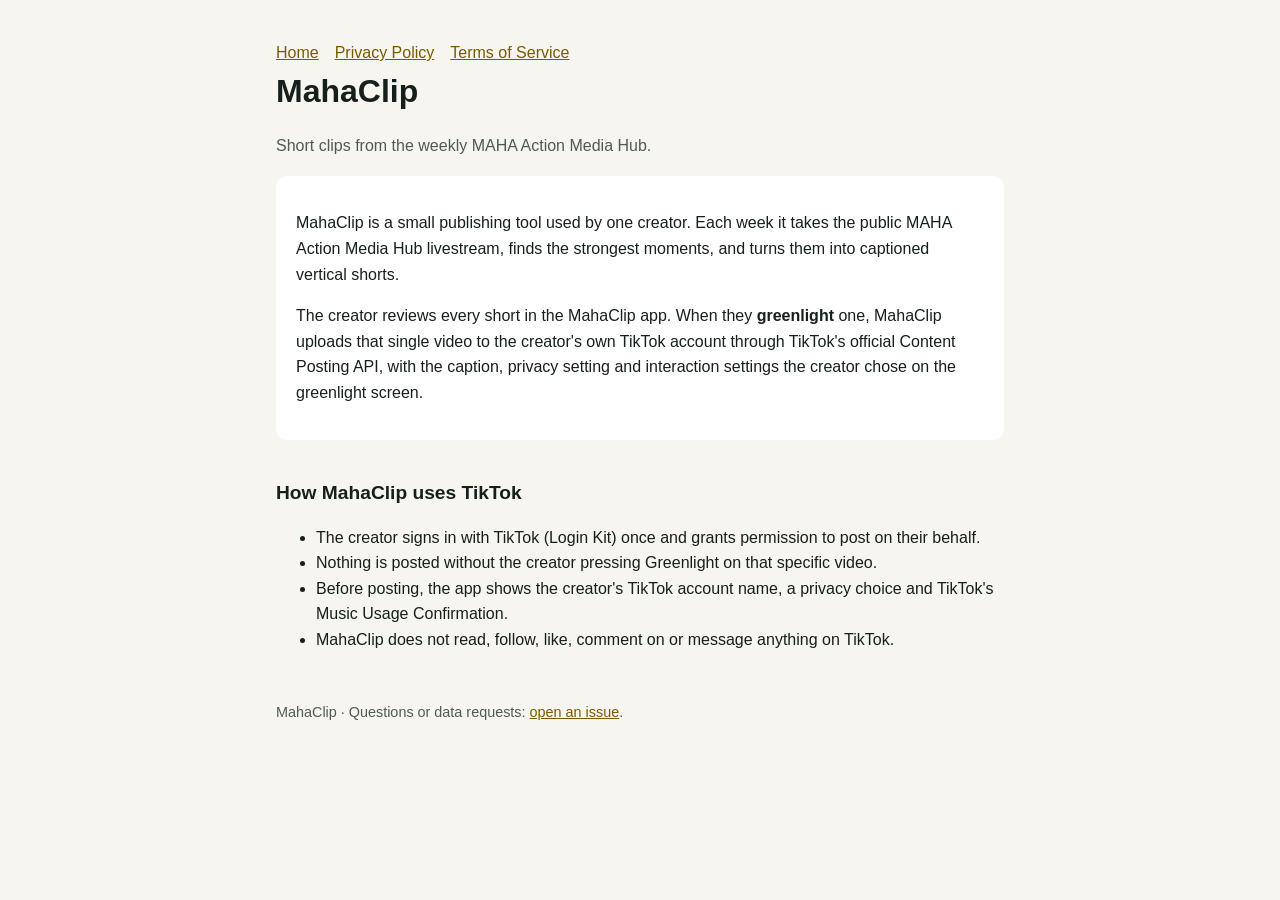
<file: index.html>
<!doctype html><html lang="en"><head><meta charset="utf-8"><meta name="viewport" content="width=device-width,initial-scale=1"><title>MahaClip</title><link rel="stylesheet" href="style.css"></head><body><main><nav><a href="./">Home</a><a href="privacy.html">Privacy Policy</a><a href="terms.html">Terms of Service</a></nav>
<h1>MahaClip</h1>
<p class="mut">Short clips from the weekly MAHA Action Media Hub.</p>
<div class="card">
<p>MahaClip is a small publishing tool used by one creator. Each week it takes the public MAHA Action Media Hub
livestream, finds the strongest moments, and turns them into captioned vertical shorts.</p>
<p>The creator reviews every short in the MahaClip app. When they <b>greenlight</b> one, MahaClip uploads that single
video to the creator's own TikTok account through TikTok's official Content Posting API, with the caption, privacy
setting and interaction settings the creator chose on the greenlight screen.</p>
</div>
<h2>How MahaClip uses TikTok</h2>
<ul>
<li>The creator signs in with TikTok (Login Kit) once and grants permission to post on their behalf.</li>
<li>Nothing is posted without the creator pressing Greenlight on that specific video.</li>
<li>Before posting, the app shows the creator's TikTok account name, a privacy choice and TikTok's Music Usage Confirmation.</li>
<li>MahaClip does not read, follow, like, comment on or message anything on TikTok.</li>
</ul>
<footer>MahaClip · Questions or data requests: <a href="https://github.com/rowdyruckus/mahaclip/issues">open an issue</a>.</footer></main></body></html>
</file>
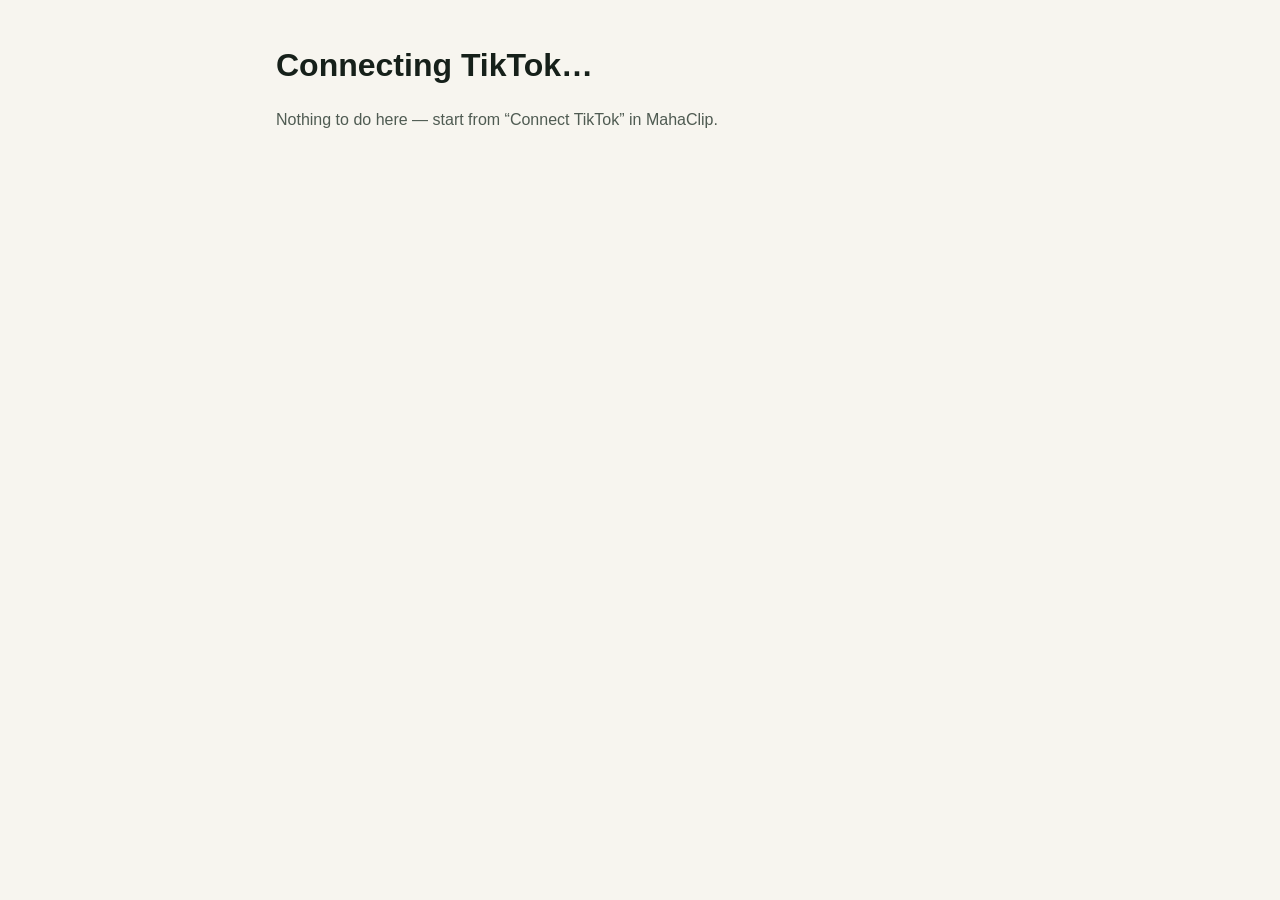
<file: callback/index.html>
<!doctype html><html lang="en"><head><meta charset="utf-8"><meta name="viewport" content="width=device-width,initial-scale=1">
<title>MahaClip · Connecting TikTok</title><link rel="stylesheet" href="../style.css"></head><body><main>
<h1>Connecting TikTok…</h1>
<p class="mut" id="msg">Handing the sign-in back to MahaClip.</p>
<script>
// TikTok only allows HTTPS redirect URLs, so it lands here; the one-time code goes on to the
// MahaClip server, which checks the state value it issued and exchanges the code for a token.
var q = location.search;
if (/[?&]code=/.test(q) || /[?&]error=/.test(q)) {
  location.replace("http://107.170.1.46:8952/tiktok/callback" + q);
} else {
  document.getElementById("msg").textContent = "Nothing to do here — start from “Connect TikTok” in MahaClip.";
}
</script>
</main></body></html>
</file>
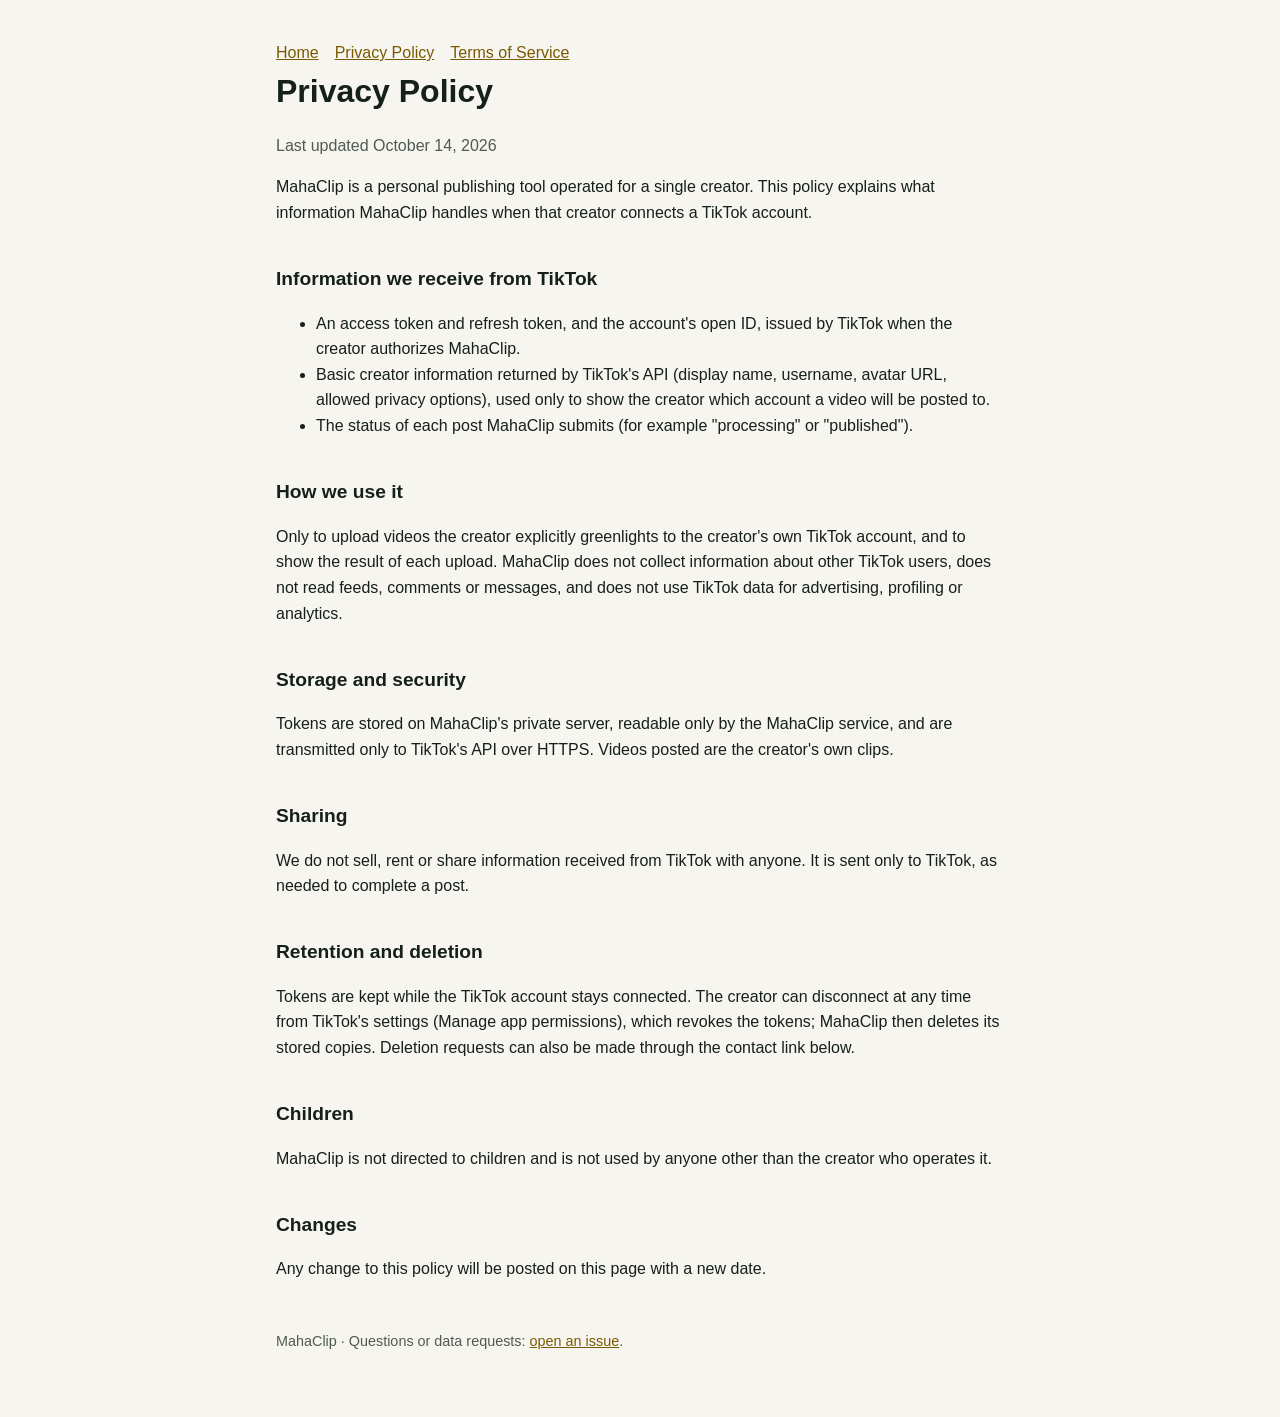
<file: privacy.html>
<!doctype html><html lang="en"><head><meta charset="utf-8"><meta name="viewport" content="width=device-width,initial-scale=1"><title>MahaClip · Privacy Policy</title><link rel="stylesheet" href="style.css"></head><body><main><nav><a href="./">Home</a><a href="privacy.html">Privacy Policy</a><a href="terms.html">Terms of Service</a></nav>
<h1>Privacy Policy</h1>
<p class="mut">Last updated October 14, 2026</p>
<p>MahaClip is a personal publishing tool operated for a single creator. This policy explains what information
MahaClip handles when that creator connects a TikTok account.</p>
<h2>Information we receive from TikTok</h2>
<ul>
<li>An access token and refresh token, and the account's open ID, issued by TikTok when the creator authorizes MahaClip.</li>
<li>Basic creator information returned by TikTok's API (display name, username, avatar URL, allowed privacy options),
used only to show the creator which account a video will be posted to.</li>
<li>The status of each post MahaClip submits (for example "processing" or "published").</li>
</ul>
<h2>How we use it</h2>
<p>Only to upload videos the creator explicitly greenlights to the creator's own TikTok account, and to show the result
of each upload. MahaClip does not collect information about other TikTok users, does not read feeds, comments or
messages, and does not use TikTok data for advertising, profiling or analytics.</p>
<h2>Storage and security</h2>
<p>Tokens are stored on MahaClip's private server, readable only by the MahaClip service, and are transmitted only to
TikTok's API over HTTPS. Videos posted are the creator's own clips.</p>
<h2>Sharing</h2>
<p>We do not sell, rent or share information received from TikTok with anyone. It is sent only to TikTok, as needed to
complete a post.</p>
<h2>Retention and deletion</h2>
<p>Tokens are kept while the TikTok account stays connected. The creator can disconnect at any time from TikTok's
settings (Manage app permissions), which revokes the tokens; MahaClip then deletes its stored copies. Deletion
requests can also be made through the contact link below.</p>
<h2>Children</h2>
<p>MahaClip is not directed to children and is not used by anyone other than the creator who operates it.</p>
<h2>Changes</h2>
<p>Any change to this policy will be posted on this page with a new date.</p>
<footer>MahaClip · Questions or data requests: <a href="https://github.com/rowdyruckus/mahaclip/issues">open an issue</a>.</footer></main></body></html>
</file>
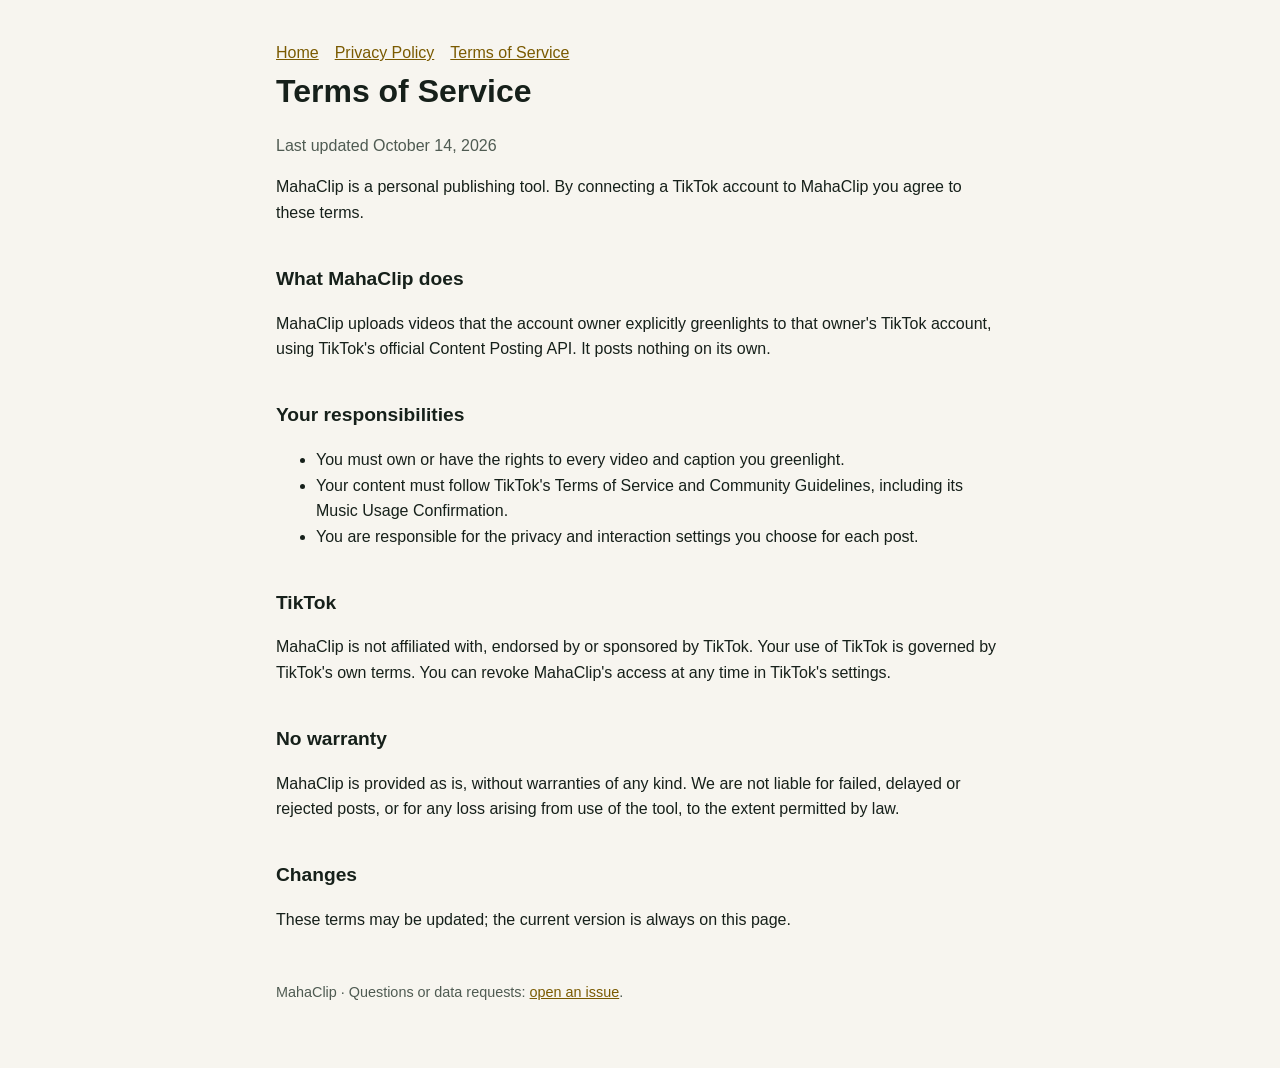
<file: terms.html>
<!doctype html><html lang="en"><head><meta charset="utf-8"><meta name="viewport" content="width=device-width,initial-scale=1"><title>MahaClip · Terms of Service</title><link rel="stylesheet" href="style.css"></head><body><main><nav><a href="./">Home</a><a href="privacy.html">Privacy Policy</a><a href="terms.html">Terms of Service</a></nav>
<h1>Terms of Service</h1>
<p class="mut">Last updated October 14, 2026</p>
<p>MahaClip is a personal publishing tool. By connecting a TikTok account to MahaClip you agree to these terms.</p>
<h2>What MahaClip does</h2>
<p>MahaClip uploads videos that the account owner explicitly greenlights to that owner's TikTok account, using TikTok's
official Content Posting API. It posts nothing on its own.</p>
<h2>Your responsibilities</h2>
<ul>
<li>You must own or have the rights to every video and caption you greenlight.</li>
<li>Your content must follow TikTok's Terms of Service and Community Guidelines, including its Music Usage Confirmation.</li>
<li>You are responsible for the privacy and interaction settings you choose for each post.</li>
</ul>
<h2>TikTok</h2>
<p>MahaClip is not affiliated with, endorsed by or sponsored by TikTok. Your use of TikTok is governed by TikTok's own
terms. You can revoke MahaClip's access at any time in TikTok's settings.</p>
<h2>No warranty</h2>
<p>MahaClip is provided as is, without warranties of any kind. We are not liable for failed, delayed or rejected posts,
or for any loss arising from use of the tool, to the extent permitted by law.</p>
<h2>Changes</h2>
<p>These terms may be updated; the current version is always on this page.</p>
<footer>MahaClip · Questions or data requests: <a href="https://github.com/rowdyruckus/mahaclip/issues">open an issue</a>.</footer></main></body></html>
</file>
<file: style.css>
:root{--bg:#0f1712;--fg:#eef2ec;--mut:#a9b5aa;--acc:#f5cc66;--card:#17221b}
@media (prefers-color-scheme: light){:root{--bg:#f7f5ef;--fg:#16201a;--mut:#4f5b52;--acc:#7a5a00;--card:#fff}}
*{box-sizing:border-box}body{margin:0;background:var(--bg);color:var(--fg);font:16px/1.6 -apple-system,BlinkMacSystemFont,"Segoe UI",Roboto,sans-serif}
main{max-width:760px;margin:0 auto;padding:40px 16px 64px}h1{font-size:2rem;margin:0 0 4px}h2{margin-top:2em;font-size:1.2rem}
a{color:var(--acc)}.mut{color:var(--mut)}.card{background:var(--card);border-radius:12px;padding:18px 20px;margin:18px 0}
nav a{margin-right:16px}footer{margin-top:48px;color:var(--mut);font-size:.9rem}
</file>
